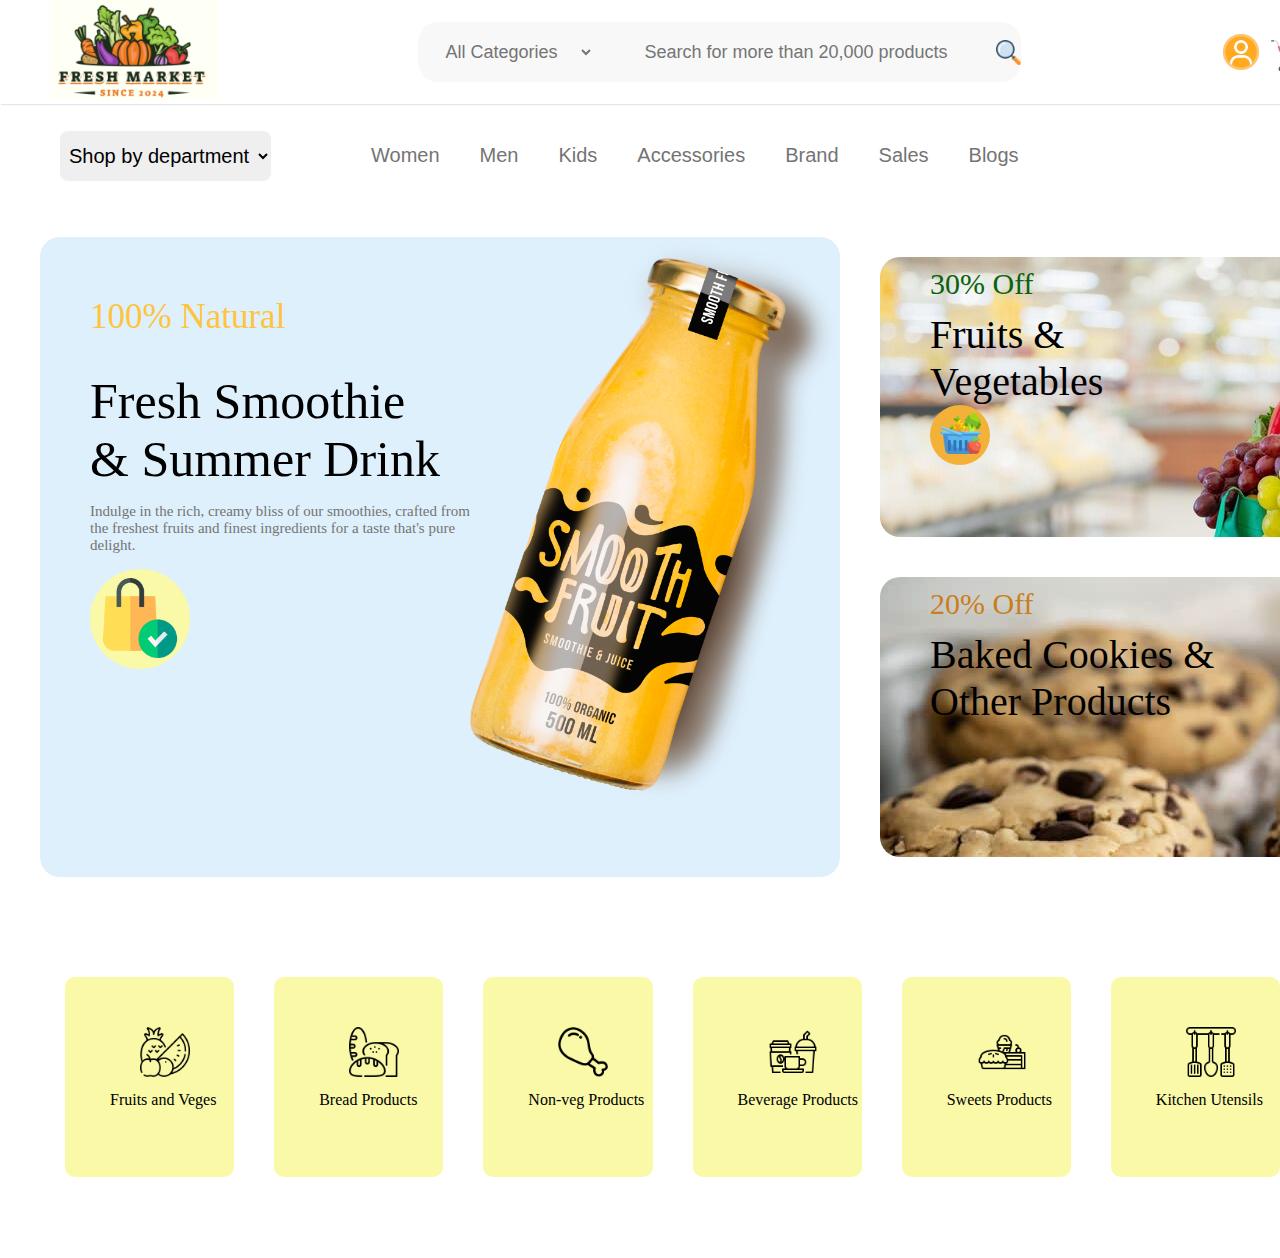
<file: index.html>
<!DOCTYPE html>
<html>
  <head>
    <title>Grocery</title>
    <link rel="stylesheet" href="styles/general.css">
    <link rel="stylesheet" href="styles/header.css">
    <link rel="stylesheet" href="styles/smooties.css">
    <link rel="stylesheet" href="styles/category.css">

  </head>


  <body>
    <div class="header">
      <div class="name">
        <img class="logo" src="pic/grocery.png">
      </div>
      <div class="search">
        <select class="all">
          <option>All Categories</option>
          <option>Grocries</option>
          <option>Drinks</option>
          <option>Chocolates</option>
        </select>
        <input class="searchbar" placeholder="Search for more than 20,000 products">
        <img class="stick" src="pic/search (2).png">
      </div>
      <div class="icons">
        <img class="img" src="pic/profile.png">
        <img class="img" src="pic/grocery-cart (2).png">
        <img class="img1" src="pic/heart.png">
        <div class="price">
          <p class="price1">
            Your Cart..
          </p>
          <p class="price12">
            $1500.00
          </p>
        </div>
      </div>
    </div>


    <div class="header1">
      <div class="shop">
        <select class="department">
          <option>Shop by department</option>
          <option>Grocery</option>
          <option>Drinks</option>
          <option>Chocolates</option>
        </select>
      </div>

      <div class="name12">
        <p class="text34">
          Women
        </p>
        <p class="text34">
          Men
        </p>
        <p class="text34">
          Kids
        </p>
        <p class="text34">
          Accessories
        </p>
        <p class="text34">
          Brand
        </p>
        <p class="text34">
          Sales
        </p>
        <p class="text34">
          Blogs
        </p>
      </div>
    </div>

    <div class="ads">
      <div class="smmoties">
        <div class="details">
          <p class="text12">
            100% Natural
          </p>
          <p class="text1">
            Fresh Smoothie
          </p>
          <p class="text1">
            & Summer Drink
          </p>
          <p class="text23">
            Indulge in the rich, creamy bliss of our smoothies, 
            crafted from the freshest fruits and 
            finest ingredients for a taste that's pure delight.
          </p>
          <button class="but"><img class='bag'  src="pic/shopping-bag.png"></button>
        </div>
        <div class="img100">
          <img class="smoth" src="pic/smoth.png">
        </div>
      </div>
      
      <div class="vege">
        <div class="smmoties1">
          <div class="details">
            <p class="text122">
              30% Off
            </p>
            <p class="text11">
              Fruits &
            </p>
            <p class="text11">
              Vegetables
            </p>
            <button class="but1"><img class='bag1'  src="pic/fruits-and-vegetables.png"></button>
          </div>
        </div>
        <div class="smmoties12">
          <div class="details">
            <p class="text1222">
              20% Off
            </p>
            <p class="text11">
              Baked Cookies &
            </p>
            <p class="text11">
              Other Products
            </p>
          </div>
        </div>
      </div>
    </div>


      <div class="category">
        <div class="first">
          <img class="fruit" src="pic/fruit.png">
          <p class="veges"> 
            Fruits and Veges
          </p>
        </div>
        <div class="first">
          <img class="fruit" src="pic/bread.png">
          <p class="veges"> 
            Bread Products
          </p>
        </div>
        <div class="first">
          <img class="fruit" src="pic/chicken-leg.png">
          <p class="veges"> 
            Non-veg Products
          </p>
        </div>
        <div class="first">
          <img class="fruit" src="pic/coffee.png">
          <p class="veges"> 
            Beverage Products
          </p>
        </div>
        <div class="first">
          <img class="fruit" src="pic/sweets.png">
          <p class="veges"> 
            Sweets Products
          </p>
        </div>
        <div class="first">
          <img class="fruit" src="pic/spatula.png">
          <p class="veges"> 
            Kitchen Utensils
          </p>
        </div>
      </div>
      
      




  </body>
</html>
</file>
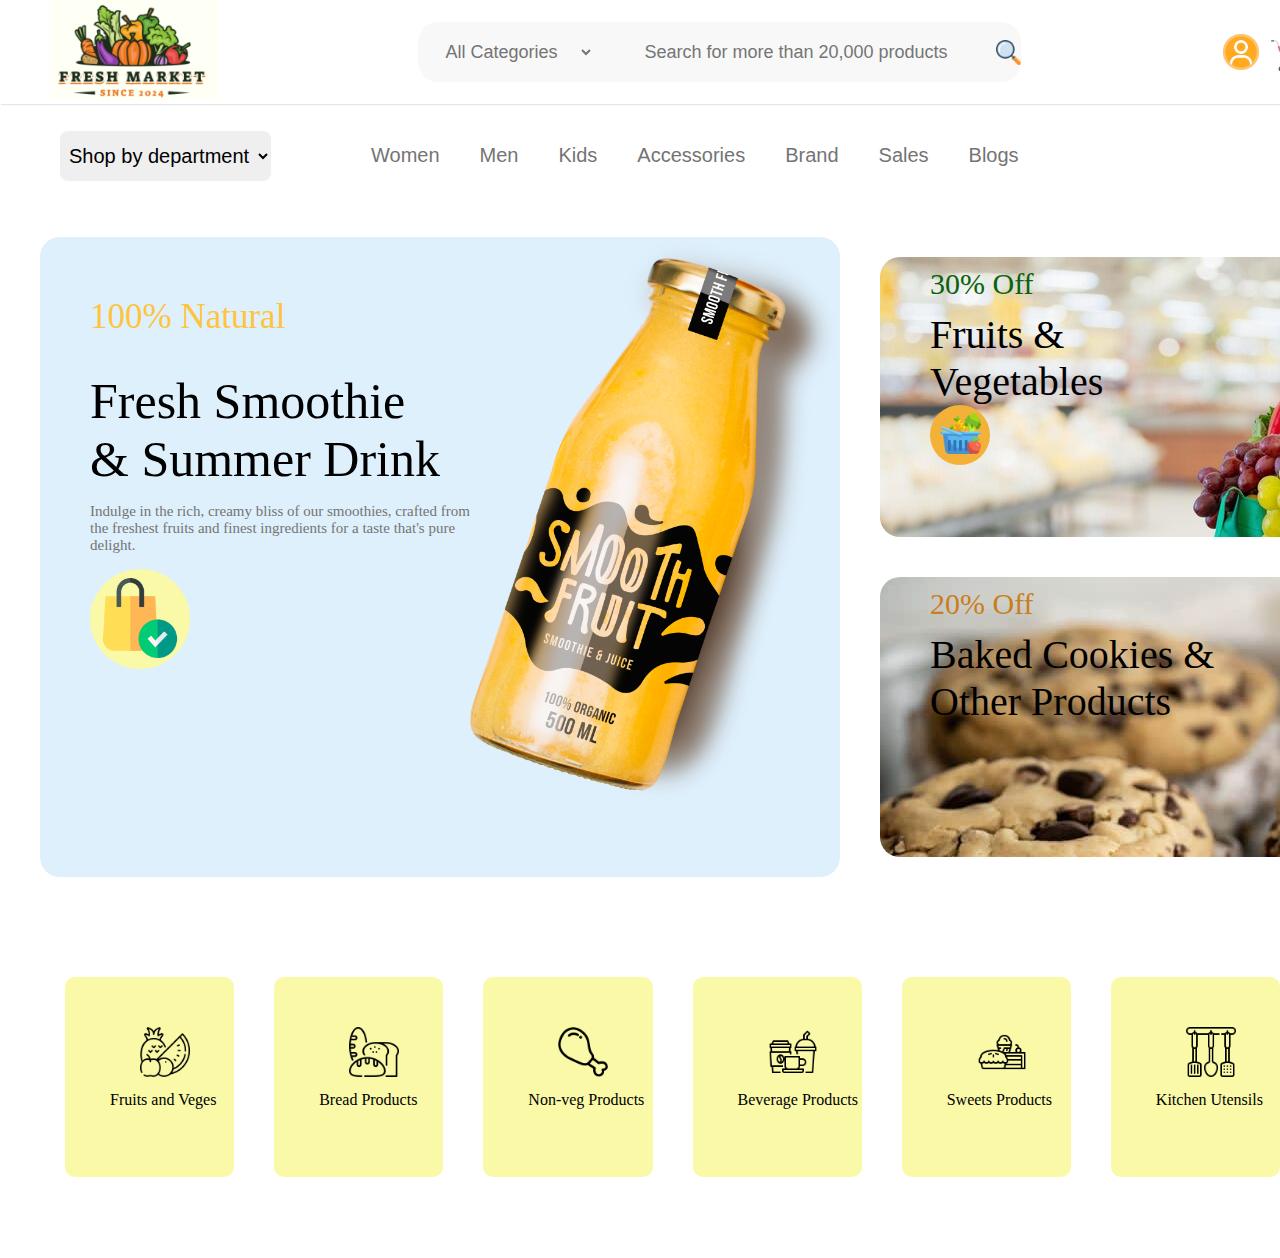
<file: grocery.html>
<!DOCTYPE html>
<html>
  <head>
    <title>Grocery</title>
    <link rel="stylesheet" href="styles/general.css">
    <link rel="stylesheet" href="styles/header.css">
    <link rel="stylesheet" href="styles/smooties.css">
    <link rel="stylesheet" href="styles/category.css">

  </head>


  <body>
    <div class="header">
      <div class="name">
        <img class="logo" src="pic/grocery.png">
      </div>
      <div class="search">
        <select class="all">
          <option>All Categories</option>
          <option>Grocries</option>
          <option>Drinks</option>
          <option>Chocolates</option>
        </select>
        <input class="searchbar" placeholder="Search for more than 20,000 products">
        <img class="stick" src="pic/search (2).png">
      </div>
      <div class="icons">
        <img class="img" src="pic/profile.png">
        <img class="img" src="pic/grocery-cart (2).png">
        <img class="img1" src="pic/heart.png">
        <div class="price">
          <p class="price1">
            Your Cart..
          </p>
          <p class="price12">
            $1500.00
          </p>
        </div>
      </div>
    </div>


    <div class="header1">
      <div class="shop">
        <select class="department">
          <option>Shop by department</option>
          <option>Grocery</option>
          <option>Drinks</option>
          <option>Chocolates</option>
        </select>
      </div>

      <div class="name12">
        <p class="text34">
          Women
        </p>
        <p class="text34">
          Men
        </p>
        <p class="text34">
          Kids
        </p>
        <p class="text34">
          Accessories
        </p>
        <p class="text34">
          Brand
        </p>
        <p class="text34">
          Sales
        </p>
        <p class="text34">
          Blogs
        </p>
      </div>
    </div>

    <div class="ads">
      <div class="smmoties">
        <div class="details">
          <p class="text12">
            100% Natural
          </p>
          <p class="text1">
            Fresh Smoothie
          </p>
          <p class="text1">
            & Summer Drink
          </p>
          <p class="text23">
            Indulge in the rich, creamy bliss of our smoothies, 
            crafted from the freshest fruits and 
            finest ingredients for a taste that's pure delight.
          </p>
          <button class="but"><img class='bag'  src="pic/shopping-bag.png"></button>
        </div>
        <div class="img100">
          <img class="smoth" src="pic/smoth.png">
        </div>
      </div>
      
      <div class="vege">
        <div class="smmoties1">
          <div class="details">
            <p class="text122">
              30% Off
            </p>
            <p class="text11">
              Fruits &
            </p>
            <p class="text11">
              Vegetables
            </p>
            <button class="but1"><img class='bag1'  src="pic/fruits-and-vegetables.png"></button>
          </div>
        </div>
        <div class="smmoties12">
          <div class="details">
            <p class="text1222">
              20% Off
            </p>
            <p class="text11">
              Baked Cookies &
            </p>
            <p class="text11">
              Other Products
            </p>
          </div>
        </div>
      </div>
    </div>


      <div class="category">
        <div class="first">
          <img class="fruit" src="pic/fruit.png">
          <p class="veges"> 
            Fruits and Veges
          </p>
        </div>
        <div class="first">
          <img class="fruit" src="pic/bread.png">
          <p class="veges"> 
            Bread Products
          </p>
        </div>
        <div class="first">
          <img class="fruit" src="pic/chicken-leg.png">
          <p class="veges"> 
            Non-veg Products
          </p>
        </div>
        <div class="first">
          <img class="fruit" src="pic/coffee.png">
          <p class="veges"> 
            Beverage Products
          </p>
        </div>
        <div class="first">
          <img class="fruit" src="pic/sweets.png">
          <p class="veges"> 
            Sweets Products
          </p>
        </div>
        <div class="first">
          <img class="fruit" src="pic/spatula.png">
          <p class="veges"> 
            Kitchen Utensils
          </p>
        </div>
      </div>
      
      




  </body>
</html>
</file>
<file: styles/general.css>
body {
  margin-top: 0px;
  margin-left: 0px;
  margin-right: 0px;
  height: 1250px;
}
</file>
<file: styles/header.css>
.header {
  display: flex;
  flex-direction: row;
  align-items: center;
  border-bottom: 5px;
  box-shadow: 1px 1px 1px rgba(230, 230, 230, 1);
}


.logo {
  height: 100px;
  cursor: pointer;
}


.name {
  margin-left: 50px;
  margin-right: 200px;
}

.search {
  display: flex;
  align-items: center;
  font-size: 18px;
  height: 60px;
  padding-left: 18px;
  width: 600px;
  border: none;
  border-radius: 20px;
  background-color: rgb(248, 248, 248);
}

.searchbar {
  height: 35px;
  width: 310px;
  font-size: 18px;
  border:none;
  background-color: rgb(248, 248, 248);
  border-radius: 10px;
  padding-left: 10px;
}


.stick {
  height: 25px;
  margin-left:40px;
}

.stick:hover {
  cursor: pointer;
}



.all {
  font-size: 18px;
  margin-left: 5px;
  font-family: "Open Sans", sans-serif;
  color: rgb(116, 116, 116);
  border: none;
  height: 35px;
  padding-right: 20px;
  border-radius: 10px;
  background-color: rgb(248, 248, 248);
  margin-right: 40px;
}


.icons {
  margin-left: 200px;
  display: flex;
  align-items: center;
}


.img {
  height: 40px;
  margin-right: 10px;
}

.img:hover{
  box-shadow: 1px 1px 1px rgba(255, 196, 63, 1);
}

.img:hover {
  cursor: pointer;
}

.img1 {
  margin-bottom: 2px;
  height: 35px;
  margin-right: 10px;
}

.img1:hover {
  cursor: pointer;
}

.price {
  margin-bottom: 20px;
  font-size: 20px;
  width:100px;
  color: rgb(116, 116, 116);
  margin-left: 30px;
}


.price1 {
  margin-bottom: 0px;
  font-size: 18px;
  font-family: "Open Sans", sans-serif;
}

.price12 {
  margin-bottom: 0px;
  margin-top: 0px;
  color: black;
  font-weight: 700;
  font-size: 25px;
}




.header1 {
  margin-top: 20px;
  display: flex;
  align-items: center;
  flex-direction: row;
}

.department {
  margin-left: 60px;
  font-size: 20px;
  border: none;
  height: 50px;
  padding-left: 5px;
  padding-right: 5px;
  border-radius: 8px;


}

.name12 {
  display: flex;
  flex-direction: row;
  align-items: center;
  margin-left: 100px;
}


.text34 {
  margin-right: 40px;
  font-size: 20px;
  font-family: "Open Sans", sans-serif;
  color: rgb(116, 116, 116);
  cursor: pointer;
}


.text34:hover {
  color: green;
}
</file>
<file: styles/smooties.css>
.ads {
  display: flex;
  flex-direction: row;
}


.smmoties {
  margin-top: 50px;
  margin-left: 40px;
  display: flex;
  flex-direction: row;
  background-color: rgb(222, 240, 252);
  width: 800px;
  height: 640px;
  border-radius: 20px;
}

.vege {
  margin-top: 50px;
  margin-left: 40px;
  display: flex;
  flex-direction: column;
  width: 800px;
  height: 640px;
  border-radius: 20px;
}



.smmoties1 {  
  display: flex;
  flex-direction: row;
  background-image: url('../pic/ok.jpg');
  width: 600px;
  margin-top: 20px;
  height: 280px;
  border-radius: 20px;
}

.smmoties12 {  
  display: flex;
  margin-top: 40px;
  flex-direction: row;
  background-image: url('../pic/cookie.jpg');
  width: 600px;
  height: 280px;
  border-radius: 20px;
}

.details {
  margin-left: 50px;
}


.text1 {
  font-size: 50px;
  font-family: "Dancing Script", cursive;
  margin-bottom: 0px;
  margin-top: 0px;
  width: 380px;
}


.text11 {
  font-size: 40px;
  font-family: "Dancing Script", cursive;
  margin-bottom: 0px;
  margin-top: 0px;
  width: 380px;
}


.text12 {
  font-size: 35px;
  margin-top: 60px;
  color: rgb(255, 196, 63);
}

.text122 {
  font-size: 30px;
  margin-top: 10px;
  margin-bottom: 10px;
  color: rgb(11, 98, 11);
}


.text1222 {
  font-size: 30px;
  margin-top: 10px;
  margin-bottom: 10px;
  color: rgb(201, 126, 28);
}

.text23 {
  font-size: 15px;
  color: rgb(116, 116, 116);
  font-family: "Dancing Script", cursive;
}


.but {
  border: none;
  background-color: rgb(249, 249, 168);
  height: 100px;
  width: 100px;
  border-radius: 50px;
  cursor: pointer;
}


.but1 {
  border: none;
  background-color: rgb(243, 177, 55);
  height: 60px;
  width: 60px;
  border-radius: 30px;
  cursor: pointer;
}

.bag {
  height: 80px;
}

.bag1 {
  height: 45px;
}

.but:hover {
  background-color: rgb(250, 250, 129);
}

.but1:hover {
  background-color: rgb(249, 163, 5);
}
</file>
<file: styles/category.css>
.category {
  display: flex;
  flex-direction: row;
  gap: 40px;
  margin-left: 65px;
  margin-top: 100px;
}

.first {
  background-color: rgb(249, 249, 168);
  width: 200px;
  height: 200px;
  border-radius: 10px;
  transition: 300ms ease-in-out;
  cursor: pointer;
}


.category:hover > :not(:hover) {
  opacity: 0.5;
}

.veges {
  margin-left: 45px;
  margin-top: 10px;
  font-family: "Dancing Script", cursive;
}

.fruit {
  height: 50px;
  margin-top: 50px;
  margin-left: 75px;
}
</file>
